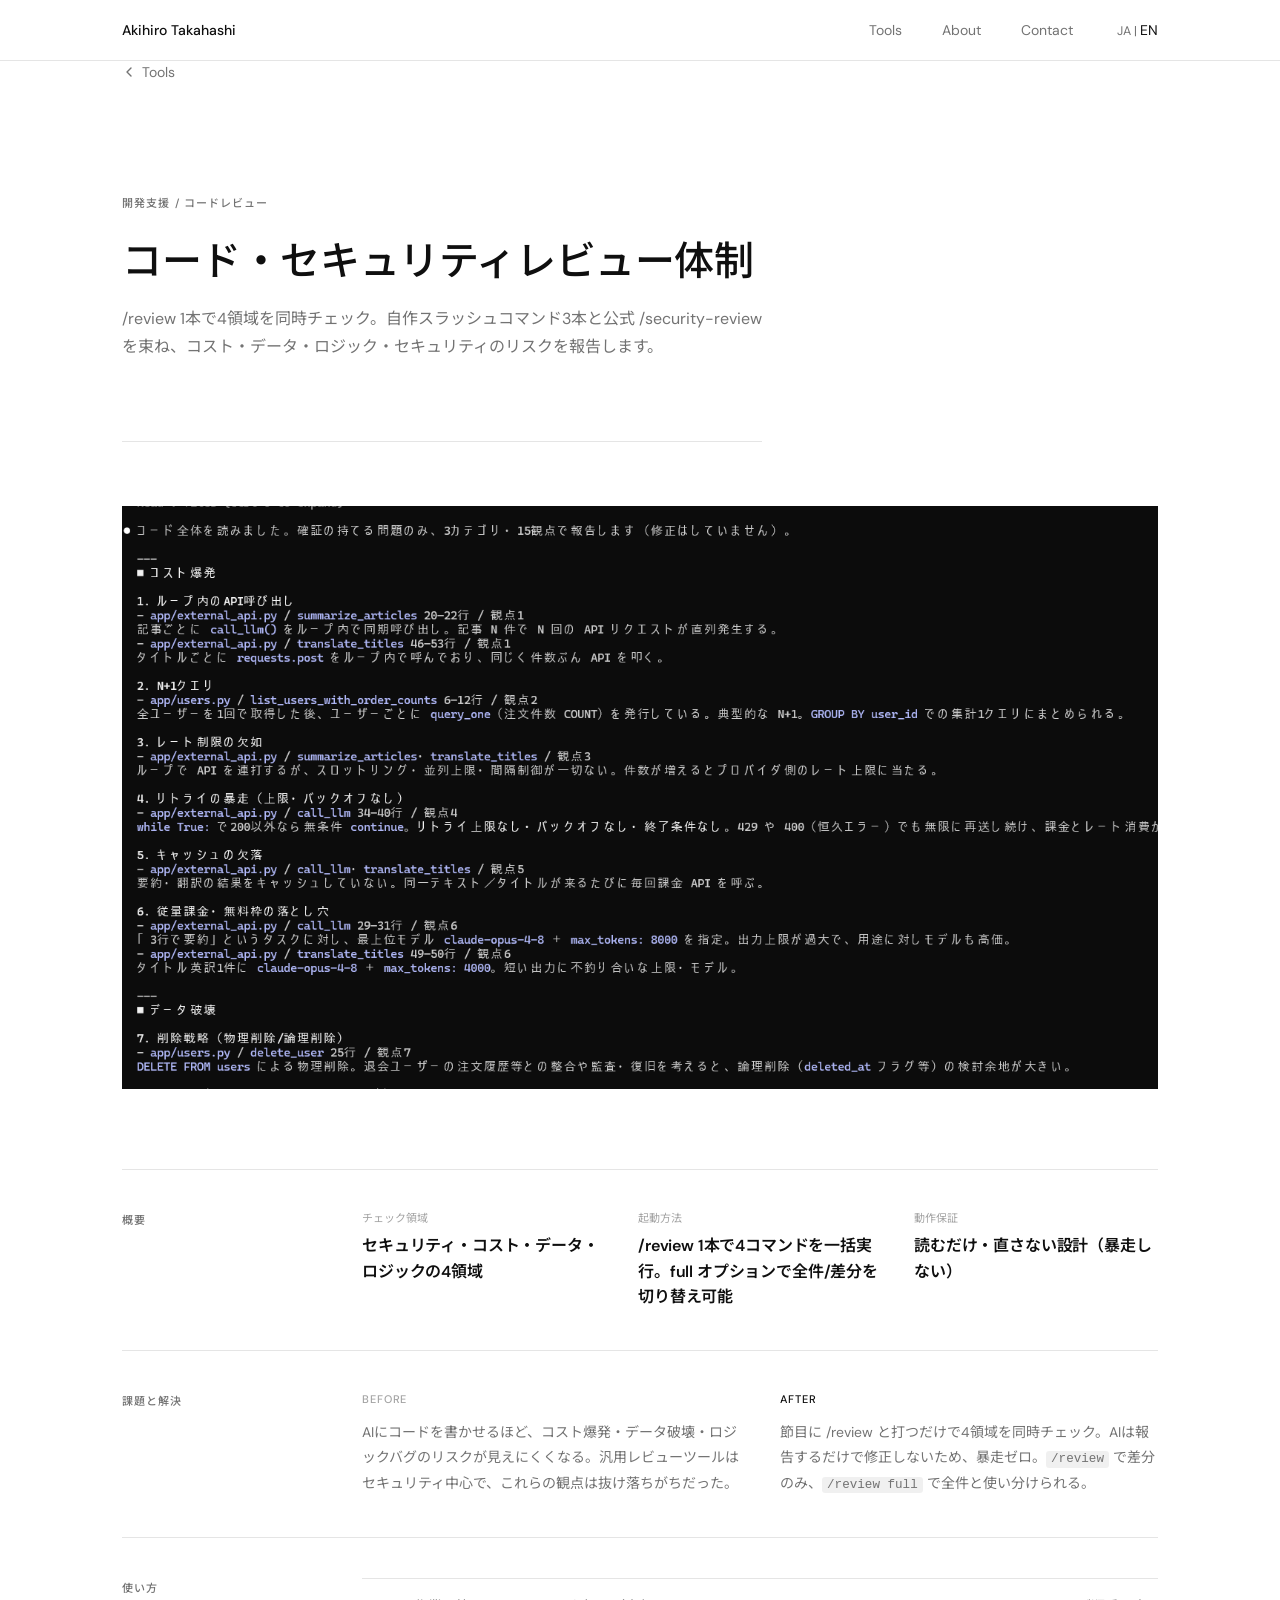
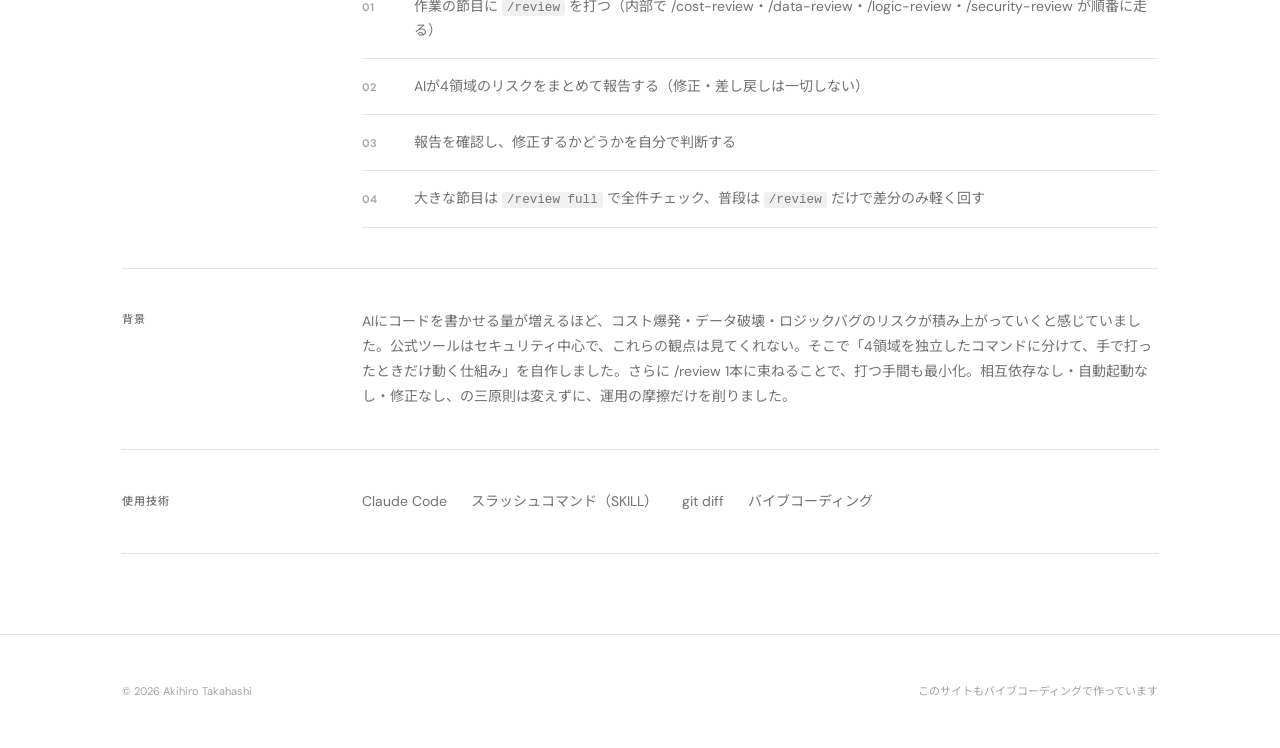
<file: tools/tool-code-review.html>
<!DOCTYPE html>
<html lang="ja">
<head>
  <meta charset="UTF-8">
  <meta name="viewport" content="width=device-width, initial-scale=1.0">
  <title>コード・セキュリティレビュー体制</title>
  <meta name="description" content="/review 1本で4領域を同時チェック。自作スラッシュコマンドと公式 /security-review を束ねた、暴走しないレビュー体制。">
  <link rel="preconnect" href="https://fonts.googleapis.com">
  <link rel="preconnect" href="https://fonts.gstatic.com" crossorigin>
  <link href="https://fonts.googleapis.com/css2?family=DM+Sans:ital,opsz,wght@0,9..40,300;0,9..40,400;0,9..40,500;0,9..40,600;0,9..40,700&family=Noto+Sans+JP:wght@300;400;500;700&display=swap" rel="stylesheet">
  <link rel="stylesheet" href="../css/style.css">
  <style>
    code {
      font-family: 'DM Mono', 'Fira Mono', 'Courier New', monospace;
      font-size: 0.9em;
      background: rgba(0,0,0,0.06);
      padding: 0.1em 0.4em;
      border-radius: 3px;
    }
  </style>
</head>
<body>

  <header class="site-header">
    <div class="site-header__inner">
      <a class="site-header__logo" href="../index.html">Akihiro Takahashi</a>
      <nav class="site-nav">
        <a href="../index.html#tools">Tools</a>
        <a href="../about.html">About</a>
        <a href="../contact.html">Contact</a>
        <span class="lang-switch">JA | <a href="../en/tools/tool-code-review.html">EN</a></span>
      </nav>
    </div>
  </header>

  <main>
    <div class="container">

      <a class="back-link" href="../index.html#tools">
        <svg width="14" height="14" viewBox="0 0 14 14" fill="none" aria-hidden="true">
          <path d="M9 11L5 7l4-4" stroke="currentColor" stroke-width="1.4" stroke-linecap="round" stroke-linejoin="round"/>
        </svg>
        Tools
      </a>

      <div class="tool-hero">
        <p class="tool-hero__category">開発支援 / コードレビュー</p>
        <h1 class="tool-hero__title">コード・セキュリティレビュー体制</h1>
        <p class="tool-hero__desc">/review 1本で4領域を同時チェック。自作スラッシュコマンド3本と公式 /security-review を束ね、コスト・データ・ロジック・セキュリティのリスクを報告します。</p>
      </div>

      <div class="demo-wrap">
        <div class="demo-area" style="padding:0;overflow:hidden;">
          <img src="../images/review-demo.png" alt="コード・セキュリティレビュー体制 デモ画面" style="width:100%;height:100%;object-fit:cover;display:block;">
        </div>
      </div>

      <div class="tool-content">

        <div class="tool-section">
          <p class="tool-section__label">概要</p>
          <div class="point-list">
            <div class="point-item">
              <p class="point-item__label">チェック領域</p>
              <p class="point-item__value">セキュリティ・コスト・データ・ロジックの4領域</p>
            </div>
            <div class="point-item">
              <p class="point-item__label">起動方法</p>
              <p class="point-item__value">/review 1本で4コマンドを一括実行。full オプションで全件/差分を切り替え可能</p>
            </div>
            <div class="point-item">
              <p class="point-item__label">動作保証</p>
              <p class="point-item__value">読むだけ・直さない設計（暴走しない）</p>
            </div>
          </div>
        </div>

        <div class="tool-section">
          <p class="tool-section__label">課題と解決</p>
          <div class="before-after">
            <div class="ba-box ba-box--before">
              <p class="ba-box__label">Before</p>
              <p class="ba-box__text">AIにコードを書かせるほど、コスト爆発・データ破壊・ロジックバグのリスクが見えにくくなる。汎用レビューツールはセキュリティ中心で、これらの観点は抜け落ちがちだった。</p>
            </div>
            <div class="ba-box ba-box--after">
              <p class="ba-box__label">After</p>
              <p class="ba-box__text">節目に /review と打つだけで4領域を同時チェック。AIは報告するだけで修正しないため、暴走ゼロ。<code>/review</code> で差分のみ、<code>/review full</code> で全件と使い分けられる。</p>
            </div>
          </div>
        </div>

        <div class="tool-section">
          <p class="tool-section__label">使い方</p>
          <div class="steps-list">
            <div class="step-item">
              <span class="step-item__num">01</span>
              <span class="step-item__text">作業の節目に <code>/review</code> を打つ（内部で /cost-review・/data-review・/logic-review・/security-review が順番に走る）</span>
            </div>
            <div class="step-item">
              <span class="step-item__num">02</span>
              <span class="step-item__text">AIが4領域のリスクをまとめて報告する（修正・差し戻しは一切しない）</span>
            </div>
            <div class="step-item">
              <span class="step-item__num">03</span>
              <span class="step-item__text">報告を確認し、修正するかどうかを自分で判断する</span>
            </div>
            <div class="step-item">
              <span class="step-item__num">04</span>
              <span class="step-item__text">大きな節目は <code>/review full</code> で全件チェック、普段は <code>/review</code> だけで差分のみ軽く回す</span>
            </div>
          </div>
        </div>

        <div class="tool-section">
          <p class="tool-section__label">背景</p>
          <p class="tool-section__body">AIにコードを書かせる量が増えるほど、コスト爆発・データ破壊・ロジックバグのリスクが積み上がっていくと感じていました。公式ツールはセキュリティ中心で、これらの観点は見てくれない。そこで「4領域を独立したコマンドに分けて、手で打ったときだけ動く仕組み」を自作しました。さらに /review 1本に束ねることで、打つ手間も最小化。相互依存なし・自動起動なし・修正なし、の三原則は変えずに、運用の摩擦だけを削りました。</p>
        </div>

        <div class="tool-section">
          <p class="tool-section__label">使用技術</p>
          <div class="tech-list">
            <span class="tech-list__item">Claude Code</span>
            <span class="tech-list__item">スラッシュコマンド（SKILL）</span>
            <span class="tech-list__item">git diff</span>
            <span class="tech-list__item">バイブコーディング</span>
          </div>
        </div>

      </div>

    </div>
  </main>

  <footer class="site-footer">
    <div class="container">
      <div class="site-footer__inner">
        <p class="site-footer__copy">© <span id="copy-year"></span> Akihiro Takahashi</p>
        <p class="site-footer__note">このサイトもバイブコーディングで作っています</p>
      </div>
    </div>
  </footer>

  <script>
    document.getElementById('copy-year').textContent = new Date().getFullYear();

    var playBtn = document.getElementById('play-btn');
    var thumb   = document.getElementById('demo-thumb');
    var video   = document.getElementById('demo-video');
    if (playBtn) {
      playBtn.addEventListener('click', function () {
        thumb.style.display = 'none';
        video.style.display = 'block';
        video.play();
      });
    }
  </script>

</body>
</html>
</file>
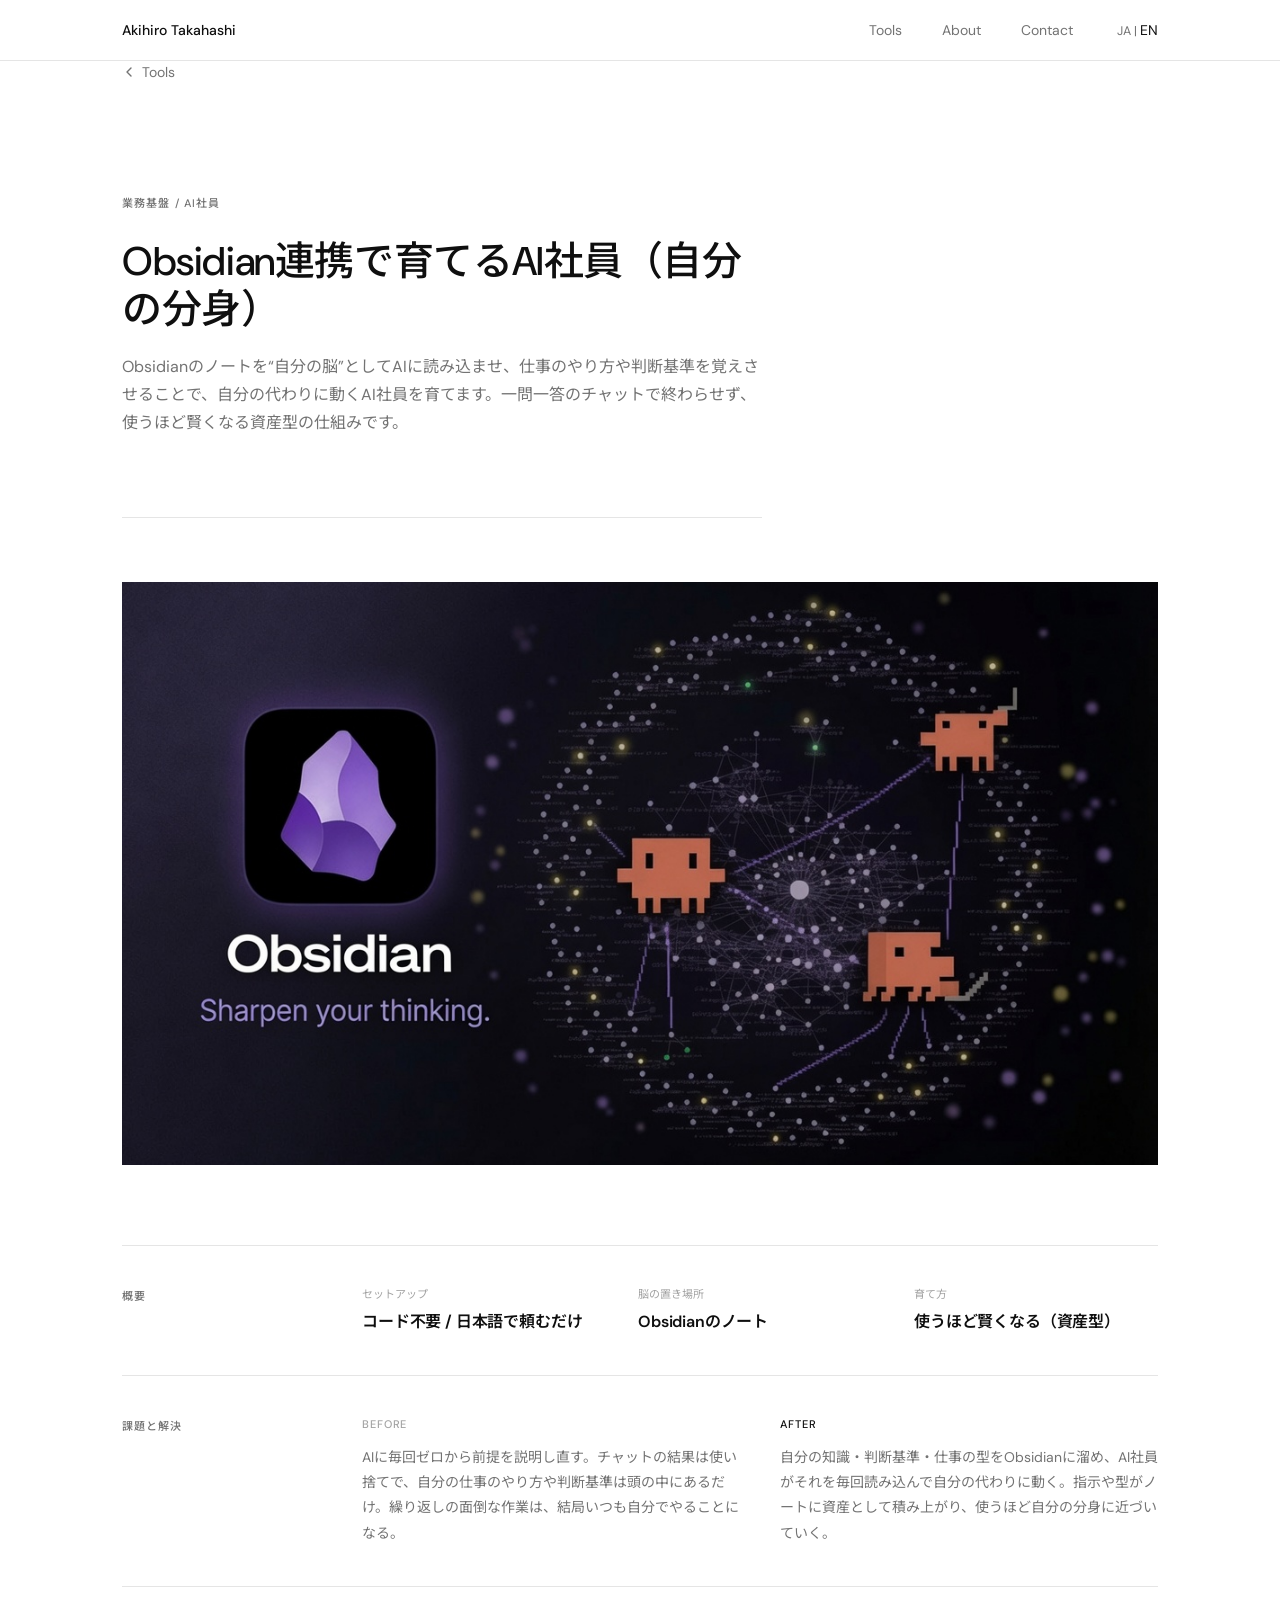
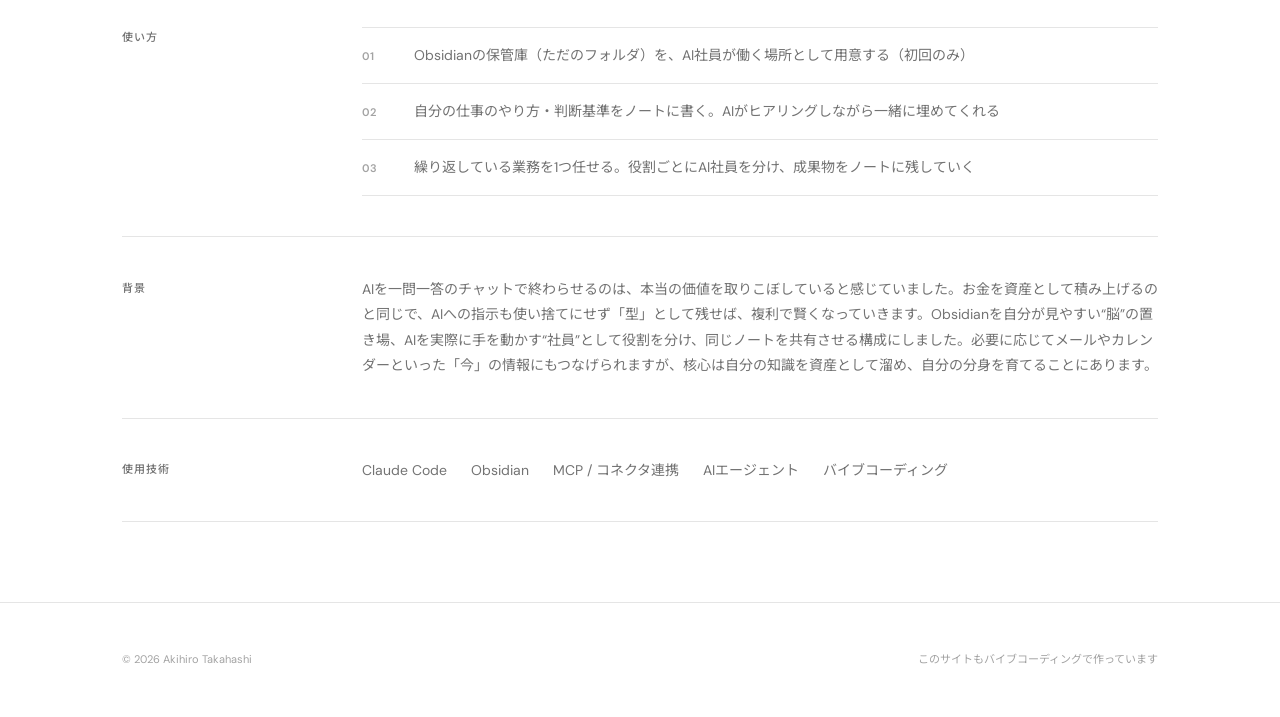
<file: tools/tool-obsidian-gmail.html>
<!DOCTYPE html>
<html lang="ja">
<head>
  <meta charset="UTF-8">
  <meta name="viewport" content="width=device-width, initial-scale=1.0">
  <title>Obsidian連携で育てるAI社員（自分の分身）</title>
  <meta name="description" content="Obsidianのノートを“自分の脳”としてAIに読み込ませ、仕事のやり方や判断基準を覚えさせることで、自分の代わりに動くAI社員を育てます。使うほど賢くなる、資産型の仕組み。">
  <link rel="preconnect" href="https://fonts.googleapis.com">
  <link rel="preconnect" href="https://fonts.gstatic.com" crossorigin>
  <link href="https://fonts.googleapis.com/css2?family=DM+Sans:ital,opsz,wght@0,9..40,300;0,9..40,400;0,9..40,500;0,9..40,600;0,9..40,700&family=Noto+Sans+JP:wght@300;400;500;700&display=swap" rel="stylesheet">
  <link rel="stylesheet" href="../css/style.css">
</head>
<body>

  <header class="site-header">
    <div class="site-header__inner">
      <a class="site-header__logo" href="../index.html">Akihiro Takahashi</a>
      <nav class="site-nav">
        <a href="../index.html#tools">Tools</a>
        <a href="../about.html">About</a>
        <a href="../contact.html">Contact</a>
        <span class="lang-switch">JA | <a href="../en/tools/tool-obsidian-gmail.html">EN</a></span>
      </nav>
    </div>
  </header>

  <main>
    <div class="container">

      <a class="back-link" href="../index.html#tools">
        <svg width="14" height="14" viewBox="0 0 14 14" fill="none" aria-hidden="true">
          <path d="M9 11L5 7l4-4" stroke="currentColor" stroke-width="1.4" stroke-linecap="round" stroke-linejoin="round"/>
        </svg>
        Tools
      </a>

      <div class="tool-hero">
        <p class="tool-hero__category">業務基盤 / AI社員</p>
        <h1 class="tool-hero__title">Obsidian連携で育てるAI社員（自分の分身）</h1>
        <p class="tool-hero__desc">Obsidianのノートを“自分の脳”としてAIに読み込ませ、仕事のやり方や判断基準を覚えさせることで、自分の代わりに動くAI社員を育てます。一問一答のチャットで終わらせず、使うほど賢くなる資産型の仕組みです。</p>
      </div>

      <div class="demo-wrap">
        <div class="demo-area" style="padding:0;display:flex;justify-content:center;align-items:center;height:auto;">
          <img src="../images/obsidian-ai-demo.jpg" alt="Obsidian連携AI社員 デモ画面" style="max-width:100%;height:auto;display:block;">
        </div>
      </div>

      <div class="tool-content">

        <div class="tool-section">
          <p class="tool-section__label">概要</p>
          <div class="point-list">
            <div class="point-item">
              <p class="point-item__label">セットアップ</p>
              <p class="point-item__value">コード不要 / 日本語で頼むだけ</p>
            </div>
            <div class="point-item">
              <p class="point-item__label">脳の置き場所</p>
              <p class="point-item__value">Obsidianのノート</p>
            </div>
            <div class="point-item">
              <p class="point-item__label">育て方</p>
              <p class="point-item__value">使うほど賢くなる（資産型）</p>
            </div>
          </div>
        </div>

        <div class="tool-section">
          <p class="tool-section__label">課題と解決</p>
          <div class="before-after">
            <div class="ba-box ba-box--before">
              <p class="ba-box__label">Before</p>
              <p class="ba-box__text">AIに毎回ゼロから前提を説明し直す。チャットの結果は使い捨てで、自分の仕事のやり方や判断基準は頭の中にあるだけ。繰り返しの面倒な作業は、結局いつも自分でやることになる。</p>
            </div>
            <div class="ba-box ba-box--after">
              <p class="ba-box__label">After</p>
              <p class="ba-box__text">自分の知識・判断基準・仕事の型をObsidianに溜め、AI社員がそれを毎回読み込んで自分の代わりに動く。指示や型がノートに資産として積み上がり、使うほど自分の分身に近づいていく。</p>
            </div>
          </div>
        </div>

        <div class="tool-section">
          <p class="tool-section__label">使い方</p>
          <div class="steps-list">
            <div class="step-item">
              <span class="step-item__num">01</span>
              <span class="step-item__text">Obsidianの保管庫（ただのフォルダ）を、AI社員が働く場所として用意する（初回のみ）</span>
            </div>
            <div class="step-item">
              <span class="step-item__num">02</span>
              <span class="step-item__text">自分の仕事のやり方・判断基準をノートに書く。AIがヒアリングしながら一緒に埋めてくれる</span>
            </div>
            <div class="step-item">
              <span class="step-item__num">03</span>
              <span class="step-item__text">繰り返している業務を1つ任せる。役割ごとにAI社員を分け、成果物をノートに残していく</span>
            </div>
          </div>
        </div>

        <div class="tool-section">
          <p class="tool-section__label">背景</p>
          <p class="tool-section__body">AIを一問一答のチャットで終わらせるのは、本当の価値を取りこぼしていると感じていました。お金を資産として積み上げるのと同じで、AIへの指示も使い捨てにせず「型」として残せば、複利で賢くなっていきます。Obsidianを自分が見やすい“脳”の置き場、AIを実際に手を動かす“社員”として役割を分け、同じノートを共有させる構成にしました。必要に応じてメールやカレンダーといった「今」の情報にもつなげられますが、核心は自分の知識を資産として溜め、自分の分身を育てることにあります。</p>
        </div>

        <div class="tool-section">
          <p class="tool-section__label">使用技術</p>
          <div class="tech-list">
            <span class="tech-list__item">Claude Code</span>
            <span class="tech-list__item">Obsidian</span>
            <span class="tech-list__item">MCP / コネクタ連携</span>
            <span class="tech-list__item">AIエージェント</span>
            <span class="tech-list__item">バイブコーディング</span>
          </div>
        </div>

      </div>

    </div>
  </main>

  <footer class="site-footer">
    <div class="container">
      <div class="site-footer__inner">
        <p class="site-footer__copy">© <span id="copy-year"></span> Akihiro Takahashi</p>
        <p class="site-footer__note">このサイトもバイブコーディングで作っています</p>
      </div>
    </div>
  </footer>

  <script>
    document.getElementById('copy-year').textContent = new Date().getFullYear();

    var playBtn = document.getElementById('play-btn');
    var thumb   = document.getElementById('demo-thumb');
    var video   = document.getElementById('demo-video');
    if (playBtn) {
      playBtn.addEventListener('click', function () {
        thumb.style.display = 'none';
        video.style.display = 'block';
        video.play();
      });
    }
  </script>

</body>
</html>
</file>
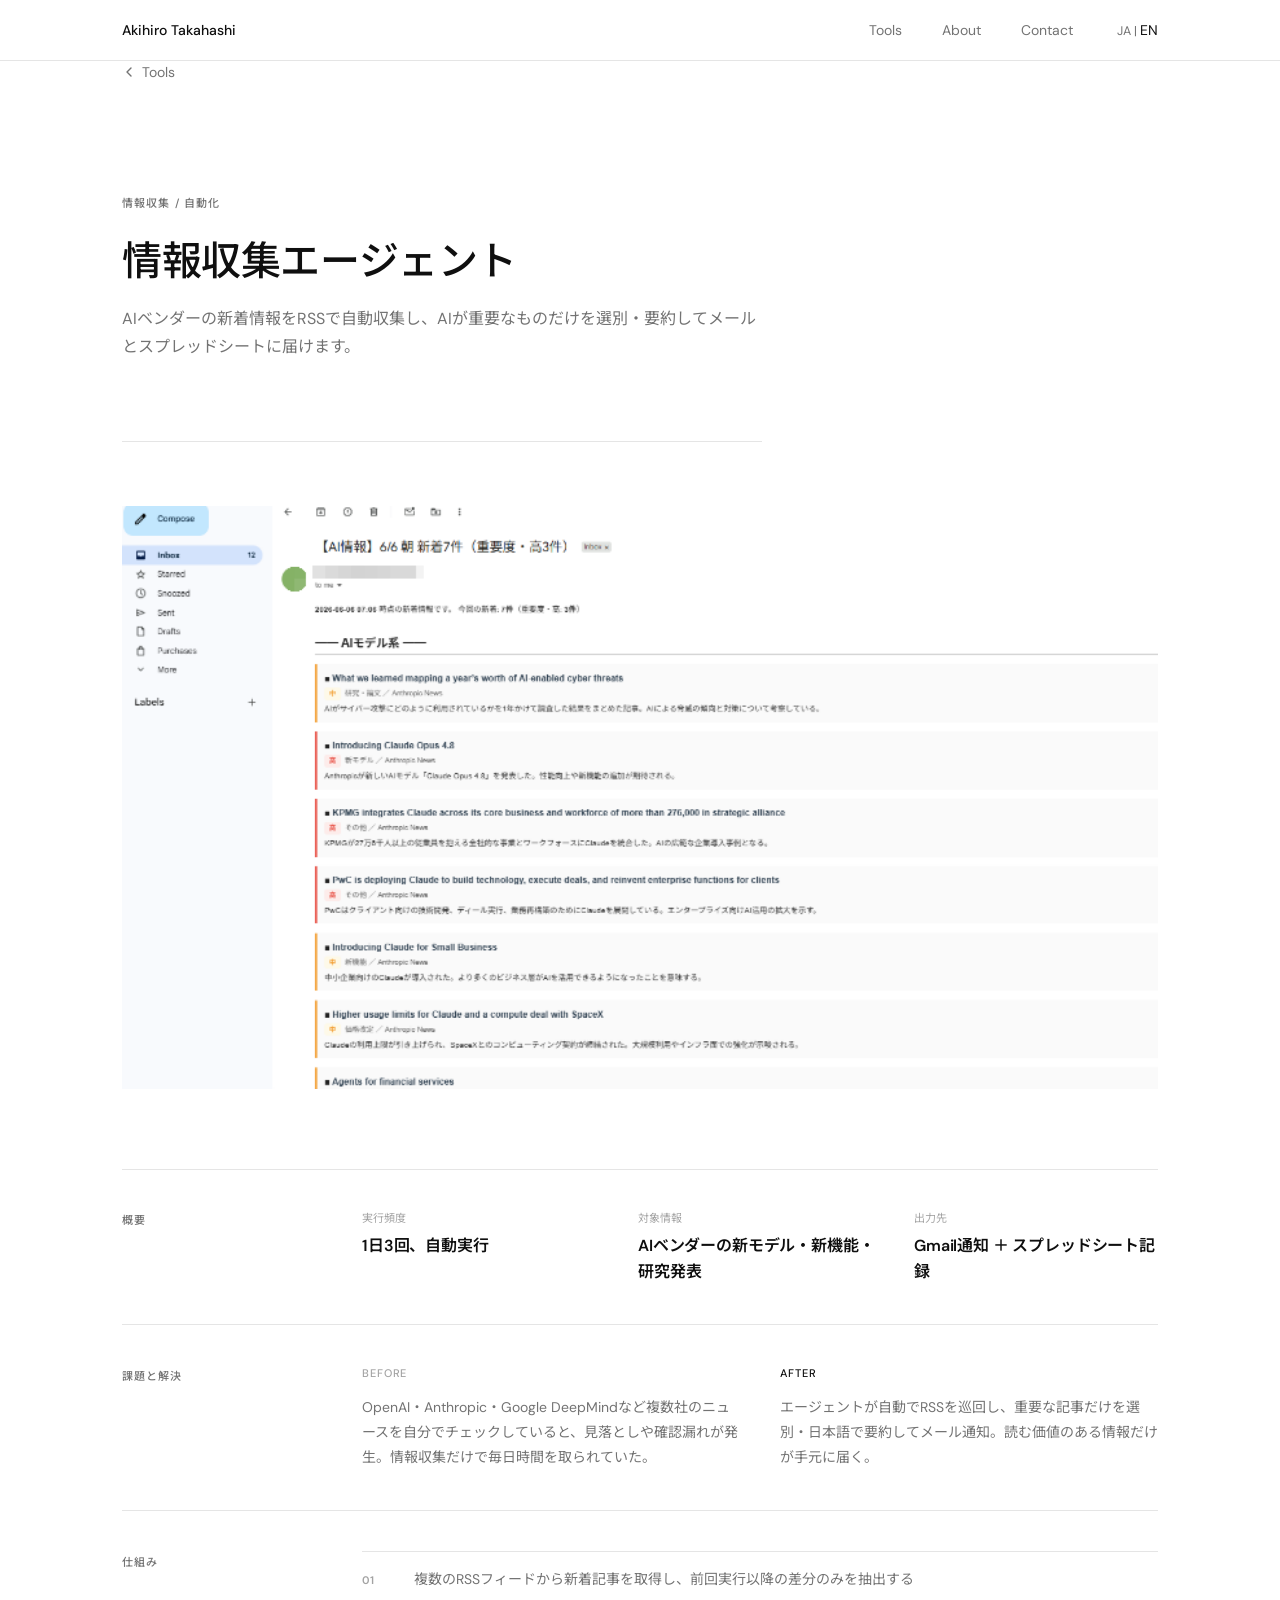
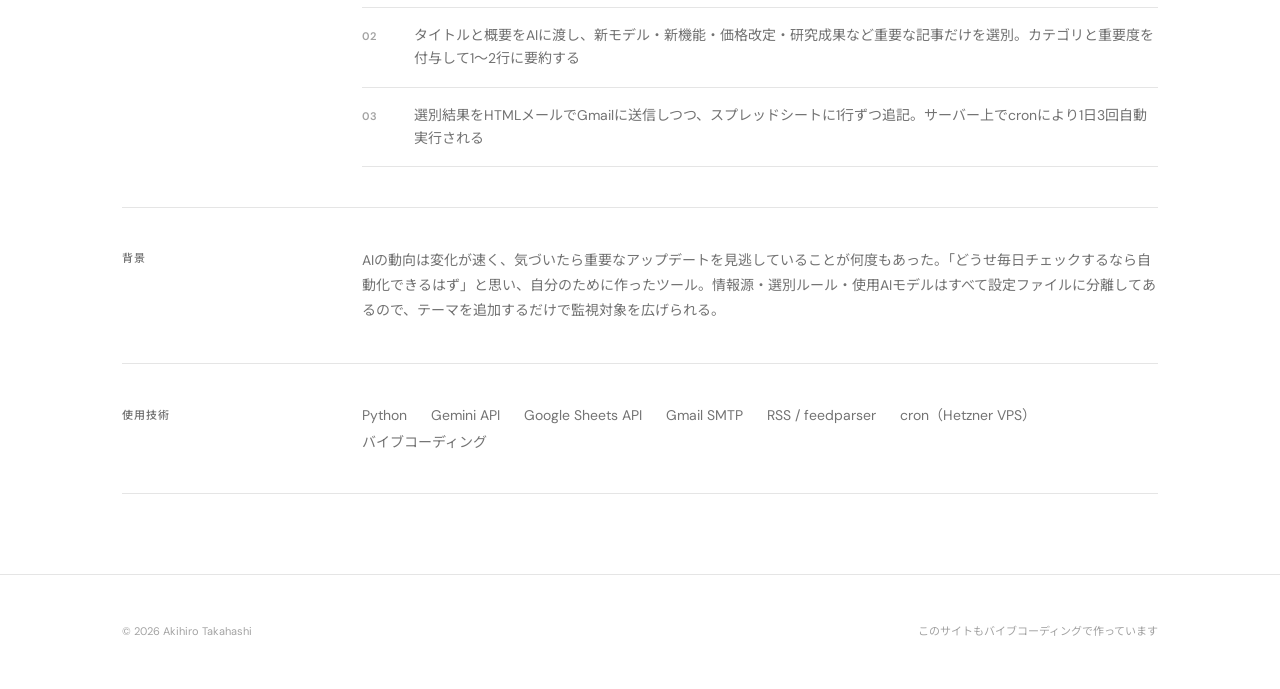
<file: tools/tool-osint-agent.html>
<!DOCTYPE html>
<html lang="ja">
<head>
  <meta charset="UTF-8">
  <meta name="viewport" content="width=device-width, initial-scale=1.0">
  <title>情報収集エージェント</title>
  <meta name="description" content="AIベンダーの新着情報を自動で収集し、要約してメール通知とスプレッドシートに記録します。">
  <link rel="preconnect" href="https://fonts.googleapis.com">
  <link rel="preconnect" href="https://fonts.gstatic.com" crossorigin>
  <link href="https://fonts.googleapis.com/css2?family=DM+Sans:ital,opsz,wght@0,9..40,300;0,9..40,400;0,9..40,500;0,9..40,600;0,9..40,700&family=Noto+Sans+JP:wght@300;400;500;700&display=swap" rel="stylesheet">
  <link rel="stylesheet" href="../css/style.css">
</head>
<body>

  <header class="site-header">
    <div class="site-header__inner">
      <a class="site-header__logo" href="../index.html">Akihiro Takahashi</a>
      <nav class="site-nav">
        <a href="../index.html#tools">Tools</a>
        <a href="../about.html">About</a>
        <a href="../contact.html">Contact</a>
        <span class="lang-switch">JA | <a href="../en/tools/tool-osint-agent.html">EN</a></span>
      </nav>
    </div>
  </header>

  <main>
    <div class="container">

      <a class="back-link" href="../index.html#tools">
        <svg width="14" height="14" viewBox="0 0 14 14" fill="none" aria-hidden="true">
          <path d="M9 11L5 7l4-4" stroke="currentColor" stroke-width="1.4" stroke-linecap="round" stroke-linejoin="round"/>
        </svg>
        Tools
      </a>

      <div class="tool-hero">
        <p class="tool-hero__category">情報収集 / 自動化</p>
        <h1 class="tool-hero__title">情報収集エージェント</h1>
        <p class="tool-hero__desc">AIベンダーの新着情報をRSSで自動収集し、AIが重要なものだけを選別・要約してメールとスプレッドシートに届けます。</p>
      </div>

      <div class="demo-wrap">
        <div class="demo-area">
          <img src="../images/mosaic_image__1_.png" alt="情報収集エージェント 出力サンプル" style="width:100%;height:100%;object-fit:cover;display:block;">
        </div>
      </div>

      <div class="tool-content">

        <div class="tool-section">
          <p class="tool-section__label">概要</p>
          <div class="point-list">
            <div class="point-item">
              <p class="point-item__label">実行頻度</p>
              <p class="point-item__value">1日3回、自動実行</p>
            </div>
            <div class="point-item">
              <p class="point-item__label">対象情報</p>
              <p class="point-item__value">AIベンダーの新モデル・新機能・研究発表</p>
            </div>
            <div class="point-item">
              <p class="point-item__label">出力先</p>
              <p class="point-item__value">Gmail通知 ＋ スプレッドシート記録</p>
            </div>
          </div>
        </div>

        <div class="tool-section">
          <p class="tool-section__label">課題と解決</p>
          <div class="before-after">
            <div class="ba-box ba-box--before">
              <p class="ba-box__label">Before</p>
              <p class="ba-box__text">OpenAI・Anthropic・Google DeepMindなど複数社のニュースを自分でチェックしていると、見落としや確認漏れが発生。情報収集だけで毎日時間を取られていた。</p>
            </div>
            <div class="ba-box ba-box--after">
              <p class="ba-box__label">After</p>
              <p class="ba-box__text">エージェントが自動でRSSを巡回し、重要な記事だけを選別・日本語で要約してメール通知。読む価値のある情報だけが手元に届く。</p>
            </div>
          </div>
        </div>

        <div class="tool-section">
          <p class="tool-section__label">仕組み</p>
          <div class="steps-list">
            <div class="step-item">
              <span class="step-item__num">01</span>
              <span class="step-item__text">複数のRSSフィードから新着記事を取得し、前回実行以降の差分のみを抽出する</span>
            </div>
            <div class="step-item">
              <span class="step-item__num">02</span>
              <span class="step-item__text">タイトルと概要をAIに渡し、新モデル・新機能・価格改定・研究成果など重要な記事だけを選別。カテゴリと重要度を付与して1〜2行に要約する</span>
            </div>
            <div class="step-item">
              <span class="step-item__num">03</span>
              <span class="step-item__text">選別結果をHTMLメールでGmailに送信しつつ、スプレッドシートに1行ずつ追記。サーバー上でcronにより1日3回自動実行される</span>
            </div>
          </div>
        </div>

        <div class="tool-section">
          <p class="tool-section__label">背景</p>
          <p class="tool-section__body">AIの動向は変化が速く、気づいたら重要なアップデートを見逃していることが何度もあった。「どうせ毎日チェックするなら自動化できるはず」と思い、自分のために作ったツール。情報源・選別ルール・使用AIモデルはすべて設定ファイルに分離してあるので、テーマを追加するだけで監視対象を広げられる。</p>
        </div>

        <div class="tool-section">
          <p class="tool-section__label">使用技術</p>
          <div class="tech-list">
            <span class="tech-list__item">Python</span>
            <span class="tech-list__item">Gemini API</span>
            <span class="tech-list__item">Google Sheets API</span>
            <span class="tech-list__item">Gmail SMTP</span>
            <span class="tech-list__item">RSS / feedparser</span>
            <span class="tech-list__item">cron（Hetzner VPS）</span>
            <span class="tech-list__item">バイブコーディング</span>
          </div>
        </div>

      </div>

    </div>
  </main>

  <footer class="site-footer">
    <div class="container">
      <div class="site-footer__inner">
        <p class="site-footer__copy">© <span id="copy-year"></span> Akihiro Takahashi</p>
        <p class="site-footer__note">このサイトもバイブコーディングで作っています</p>
      </div>
    </div>
  </footer>

  <script>
    document.getElementById('copy-year').textContent = new Date().getFullYear();

    var playBtn = document.getElementById('play-btn');
    var thumb   = document.getElementById('demo-thumb');
    var video   = document.getElementById('demo-video');
    if (playBtn) {
      playBtn.addEventListener('click', function () {
        thumb.style.display = 'none';
        video.style.display = 'block';
        video.play();
      });
    }
  </script>

</body>
</html>
</file>
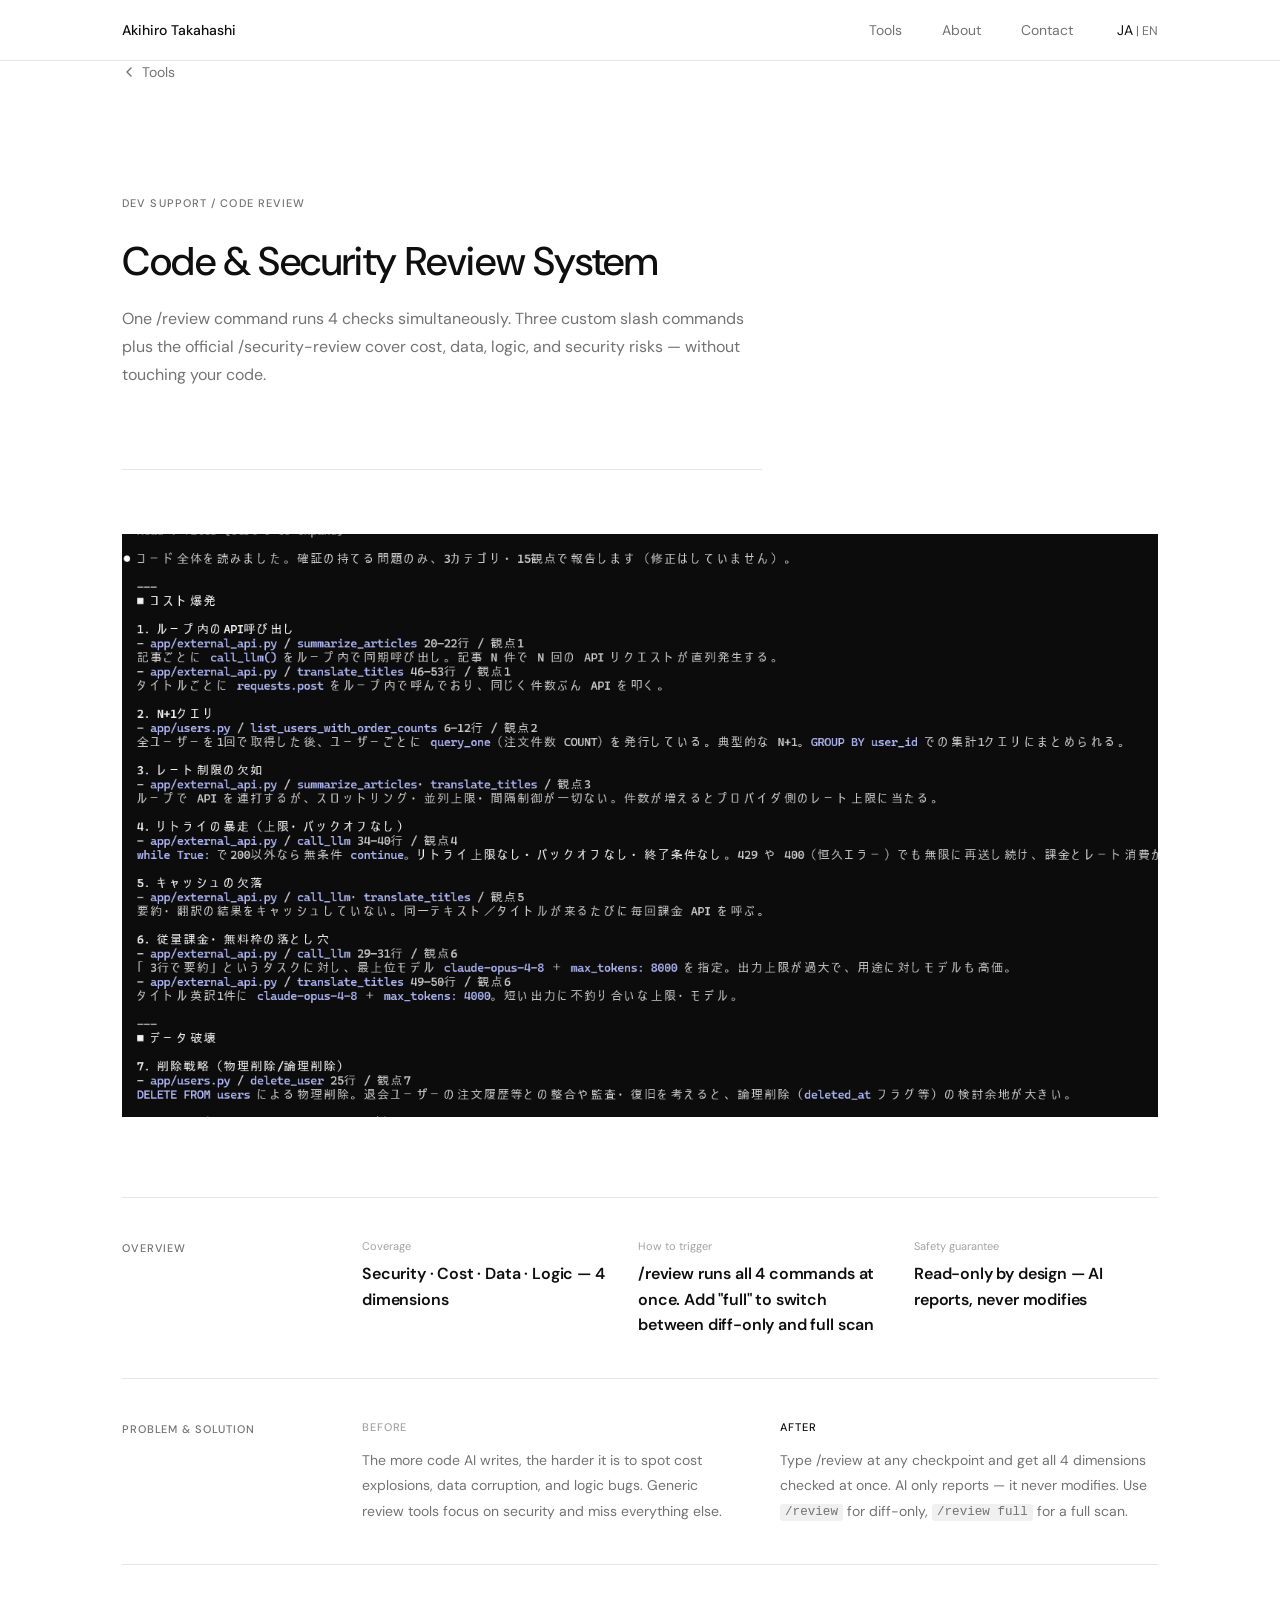
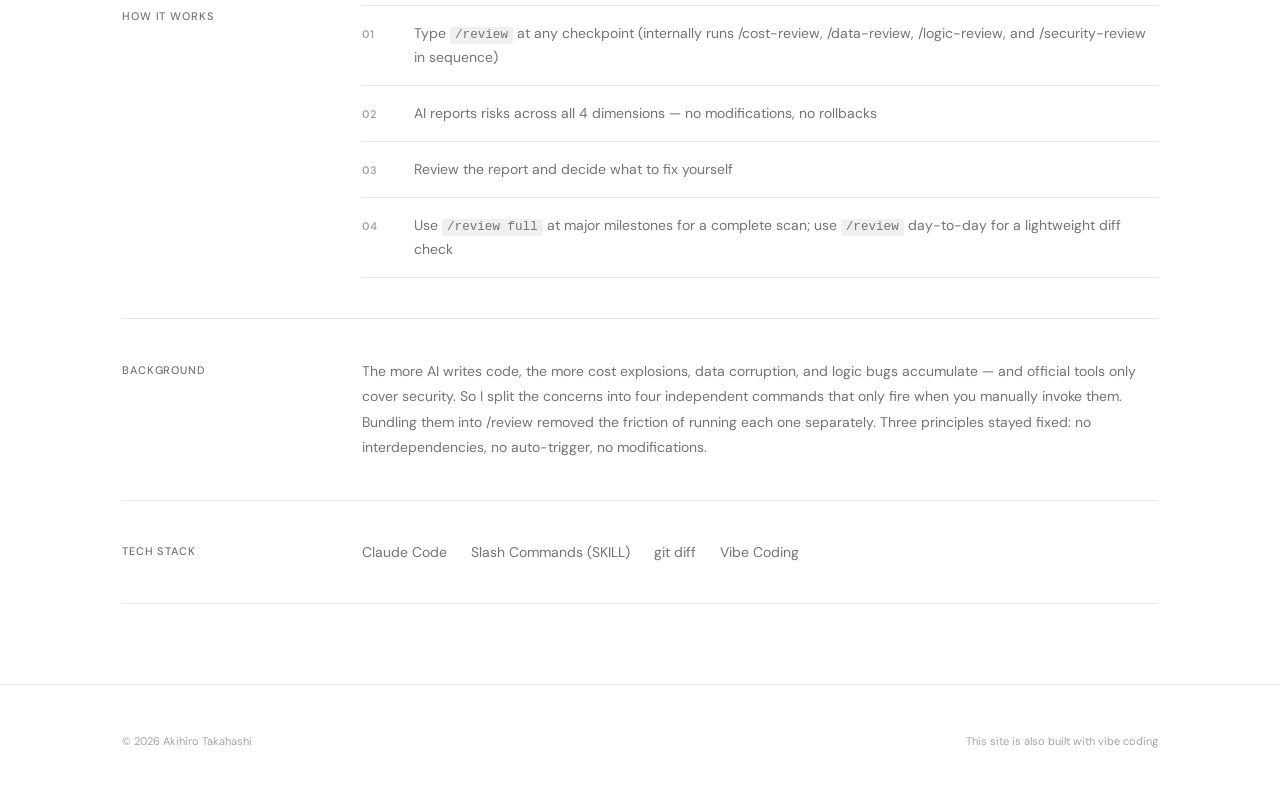
<file: en/tools/tool-code-review.html>
<!DOCTYPE html>
<html lang="en">
<head>
  <meta charset="UTF-8">
  <meta name="viewport" content="width=device-width, initial-scale=1.0">
  <title>Code & Security Review System</title>
  <meta name="description" content="One /review command checks 4 dimensions — security, cost, data, and logic — without making any changes.">
  <link rel="preconnect" href="https://fonts.googleapis.com">
  <link rel="preconnect" href="https://fonts.gstatic.com" crossorigin>
  <link href="https://fonts.googleapis.com/css2?family=DM+Sans:ital,opsz,wght@0,9..40,300;0,9..40,400;0,9..40,500;0,9..40,600;0,9..40,700&family=Noto+Sans+JP:wght@300;400;500;700&display=swap" rel="stylesheet">
  <link rel="stylesheet" href="../../css/style.css">
  <style>
    code {
      font-family: 'DM Mono', 'Fira Mono', 'Courier New', monospace;
      font-size: 0.9em;
      background: rgba(0,0,0,0.06);
      padding: 0.1em 0.4em;
      border-radius: 3px;
    }
  </style>
</head>
<body>

  <header class="site-header">
    <div class="site-header__inner">
      <a class="site-header__logo" href="../index.html">Akihiro Takahashi</a>
      <nav class="site-nav">
        <a href="../index.html#tools">Tools</a>
        <a href="../../about.html">About</a>
        <a href="../../contact.html">Contact</a>
        <span class="lang-switch"><a href="../../tools/tool-code-review.html">JA</a> | EN</span>
      </nav>
    </div>
  </header>

  <main>
    <div class="container">

      <a class="back-link" href="../index.html#tools">
        <svg width="14" height="14" viewBox="0 0 14 14" fill="none" aria-hidden="true">
          <path d="M9 11L5 7l4-4" stroke="currentColor" stroke-width="1.4" stroke-linecap="round" stroke-linejoin="round"/>
        </svg>
        Tools
      </a>

      <div class="tool-hero">
        <p class="tool-hero__category">Dev Support / Code Review</p>
        <h1 class="tool-hero__title">Code & Security Review System</h1>
        <p class="tool-hero__desc">One /review command runs 4 checks simultaneously. Three custom slash commands plus the official /security-review cover cost, data, logic, and security risks — without touching your code.</p>
      </div>

      <div class="demo-wrap">
        <div class="demo-area" style="padding:0;overflow:hidden;">
          <img src="../../images/review-demo.png" alt="Code & Security Review System demo" style="width:100%;height:100%;object-fit:cover;display:block;">
        </div>
      </div>

      <div class="tool-content">

        <div class="tool-section">
          <p class="tool-section__label">Overview</p>
          <div class="point-list">
            <div class="point-item">
              <p class="point-item__label">Coverage</p>
              <p class="point-item__value">Security · Cost · Data · Logic — 4 dimensions</p>
            </div>
            <div class="point-item">
              <p class="point-item__label">How to trigger</p>
              <p class="point-item__value">/review runs all 4 commands at once. Add "full" to switch between diff-only and full scan</p>
            </div>
            <div class="point-item">
              <p class="point-item__label">Safety guarantee</p>
              <p class="point-item__value">Read-only by design — AI reports, never modifies</p>
            </div>
          </div>
        </div>

        <div class="tool-section">
          <p class="tool-section__label">Problem & Solution</p>
          <div class="before-after">
            <div class="ba-box ba-box--before">
              <p class="ba-box__label">Before</p>
              <p class="ba-box__text">The more code AI writes, the harder it is to spot cost explosions, data corruption, and logic bugs. Generic review tools focus on security and miss everything else.</p>
            </div>
            <div class="ba-box ba-box--after">
              <p class="ba-box__label">After</p>
              <p class="ba-box__text">Type /review at any checkpoint and get all 4 dimensions checked at once. AI only reports — it never modifies. Use <code>/review</code> for diff-only, <code>/review full</code> for a full scan.</p>
            </div>
          </div>
        </div>

        <div class="tool-section">
          <p class="tool-section__label">How It Works</p>
          <div class="steps-list">
            <div class="step-item">
              <span class="step-item__num">01</span>
              <span class="step-item__text">Type <code>/review</code> at any checkpoint (internally runs /cost-review, /data-review, /logic-review, and /security-review in sequence)</span>
            </div>
            <div class="step-item">
              <span class="step-item__num">02</span>
              <span class="step-item__text">AI reports risks across all 4 dimensions — no modifications, no rollbacks</span>
            </div>
            <div class="step-item">
              <span class="step-item__num">03</span>
              <span class="step-item__text">Review the report and decide what to fix yourself</span>
            </div>
            <div class="step-item">
              <span class="step-item__num">04</span>
              <span class="step-item__text">Use <code>/review full</code> at major milestones for a complete scan; use <code>/review</code> day-to-day for a lightweight diff check</span>
            </div>
          </div>
        </div>

        <div class="tool-section">
          <p class="tool-section__label">Background</p>
          <p class="tool-section__body">The more AI writes code, the more cost explosions, data corruption, and logic bugs accumulate — and official tools only cover security. So I split the concerns into four independent commands that only fire when you manually invoke them. Bundling them into /review removed the friction of running each one separately. Three principles stayed fixed: no interdependencies, no auto-trigger, no modifications.</p>
        </div>

        <div class="tool-section">
          <p class="tool-section__label">Tech Stack</p>
          <div class="tech-list">
            <span class="tech-list__item">Claude Code</span>
            <span class="tech-list__item">Slash Commands (SKILL)</span>
            <span class="tech-list__item">git diff</span>
            <span class="tech-list__item">Vibe Coding</span>
          </div>
        </div>

      </div>

    </div>
  </main>

  <footer class="site-footer">
    <div class="container">
      <div class="site-footer__inner">
        <p class="site-footer__copy">© <span id="copy-year"></span> Akihiro Takahashi</p>
        <p class="site-footer__note">This site is also built with vibe coding</p>
      </div>
    </div>
  </footer>

  <script>
    document.getElementById('copy-year').textContent = new Date().getFullYear();
  </script>

</body>
</html>
</file>
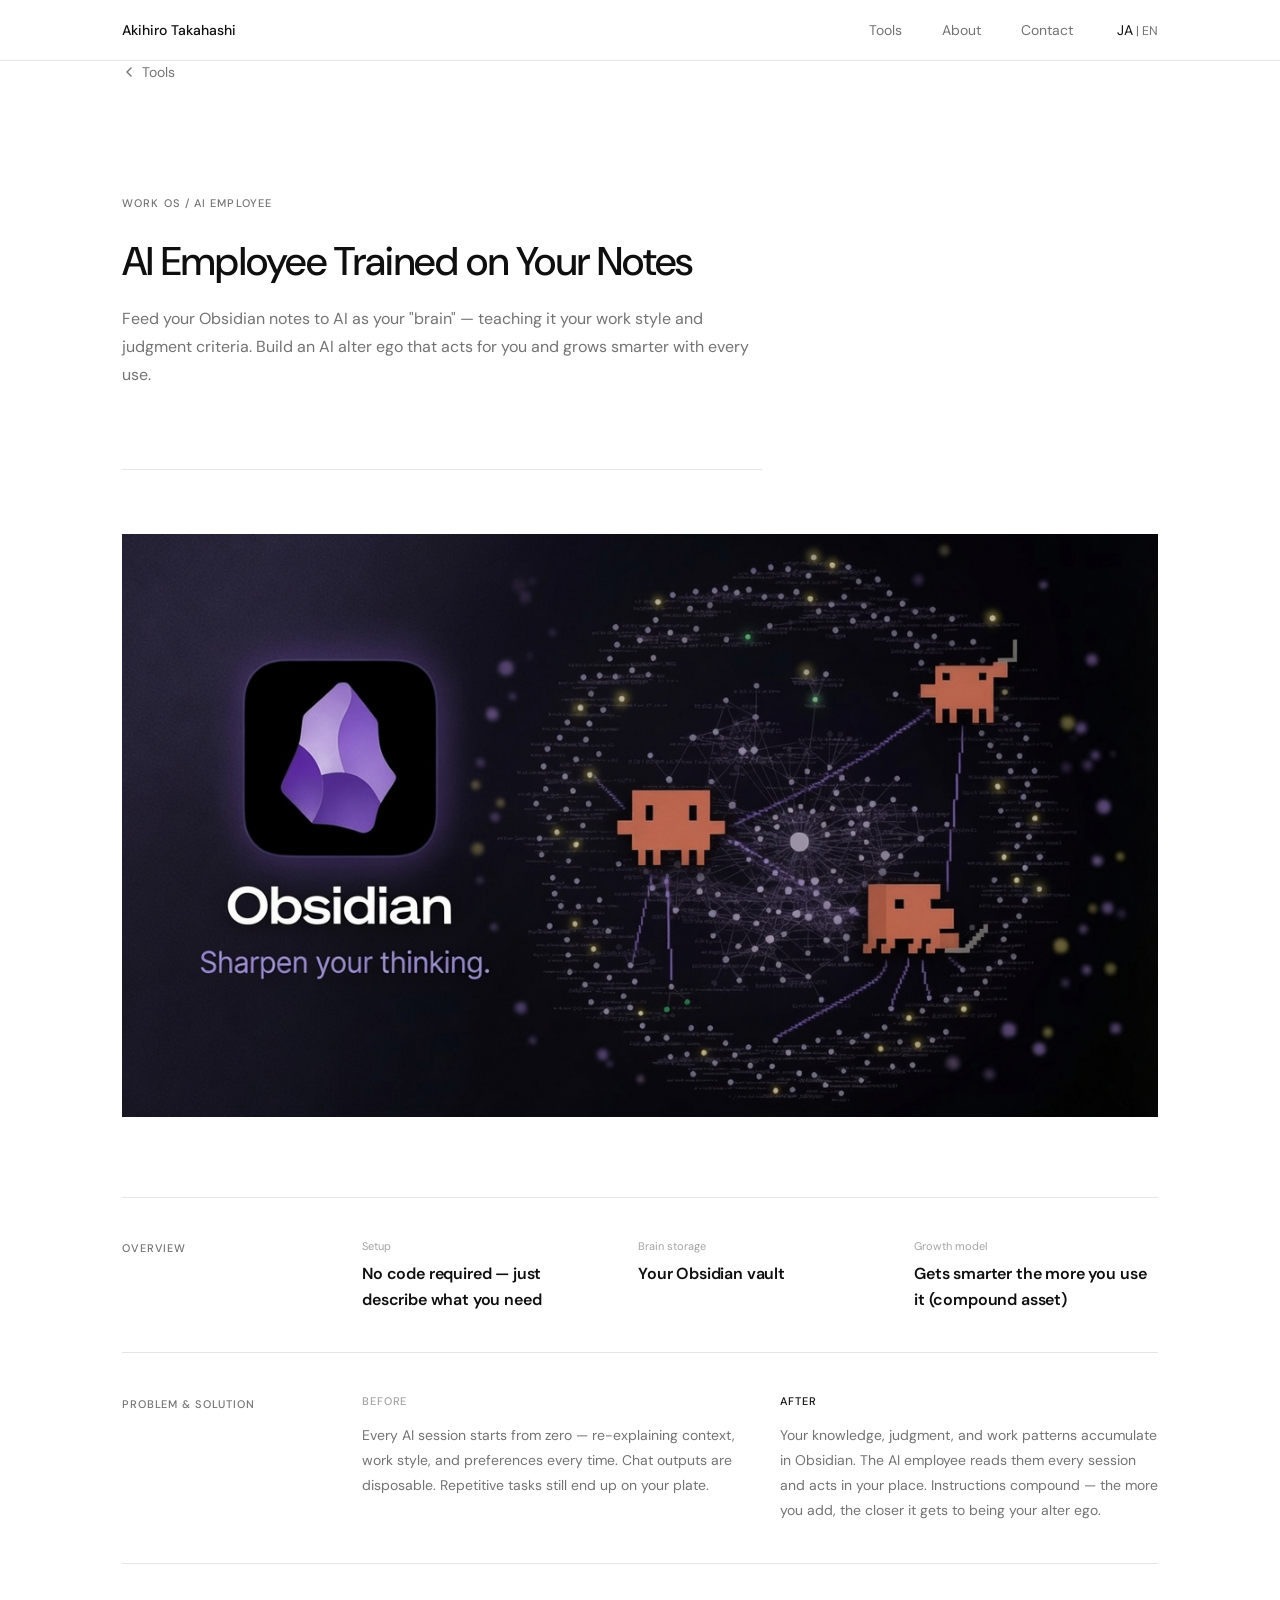
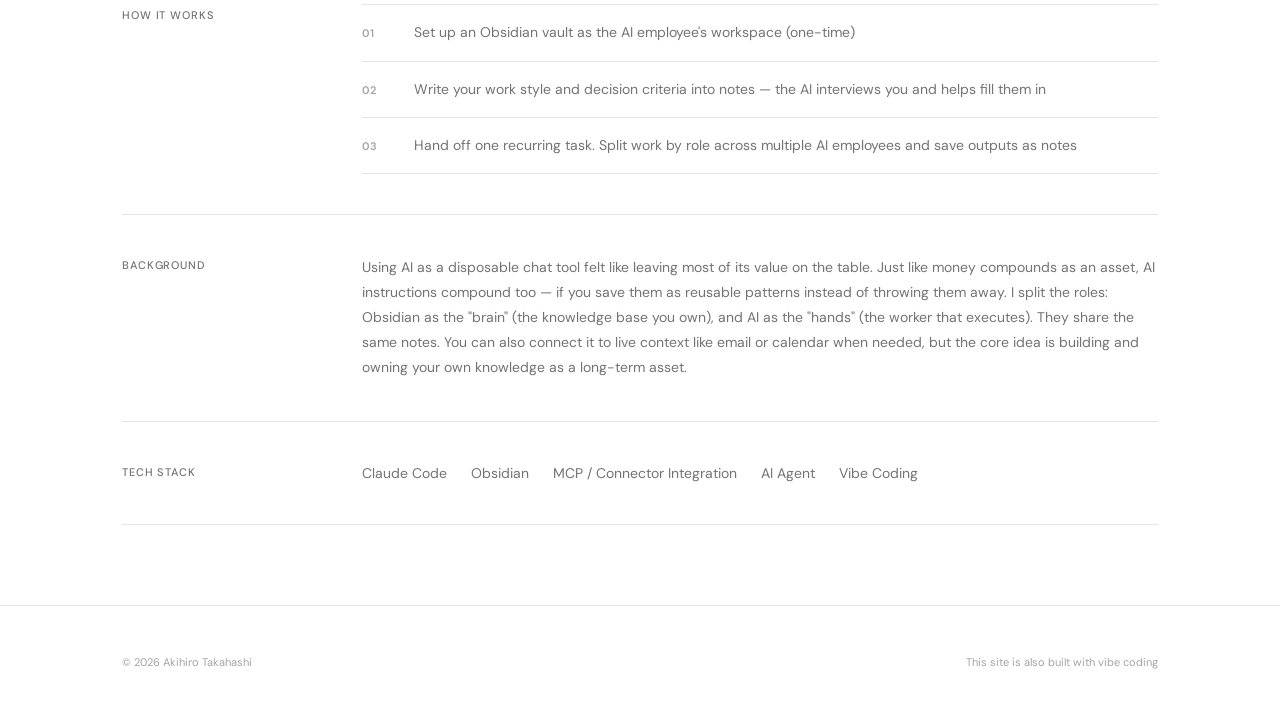
<file: en/tools/tool-obsidian-gmail.html>
<!DOCTYPE html>
<html lang="en">
<head>
  <meta charset="UTF-8">
  <meta name="viewport" content="width=device-width, initial-scale=1.0">
  <title>AI Employee Trained on Your Notes</title>
  <meta name="description" content="Feed your Obsidian notes to AI as your brain — build an AI alter ego that learns your judgment and grows smarter with use.">
  <link rel="preconnect" href="https://fonts.googleapis.com">
  <link rel="preconnect" href="https://fonts.gstatic.com" crossorigin>
  <link href="https://fonts.googleapis.com/css2?family=DM+Sans:ital,opsz,wght@0,9..40,300;0,9..40,400;0,9..40,500;0,9..40,600;0,9..40,700&family=Noto+Sans+JP:wght@300;400;500;700&display=swap" rel="stylesheet">
  <link rel="stylesheet" href="../../css/style.css">
</head>
<body>

  <header class="site-header">
    <div class="site-header__inner">
      <a class="site-header__logo" href="../index.html">Akihiro Takahashi</a>
      <nav class="site-nav">
        <a href="../index.html#tools">Tools</a>
        <a href="../../about.html">About</a>
        <a href="../../contact.html">Contact</a>
        <span class="lang-switch"><a href="../../tools/tool-obsidian-gmail.html">JA</a> | EN</span>
      </nav>
    </div>
  </header>

  <main>
    <div class="container">

      <a class="back-link" href="../index.html#tools">
        <svg width="14" height="14" viewBox="0 0 14 14" fill="none" aria-hidden="true">
          <path d="M9 11L5 7l4-4" stroke="currentColor" stroke-width="1.4" stroke-linecap="round" stroke-linejoin="round"/>
        </svg>
        Tools
      </a>

      <div class="tool-hero">
        <p class="tool-hero__category">Work OS / AI Employee</p>
        <h1 class="tool-hero__title">AI Employee Trained on Your Notes</h1>
        <p class="tool-hero__desc">Feed your Obsidian notes to AI as your "brain" — teaching it your work style and judgment criteria. Build an AI alter ego that acts for you and grows smarter with every use.</p>
      </div>

      <div class="demo-wrap">
        <div class="demo-area" style="padding:0;display:flex;justify-content:center;align-items:center;height:auto;">
          <img src="../../images/obsidian-ai-demo.jpg" alt="AI Employee demo" style="max-width:100%;height:auto;display:block;">
        </div>
      </div>

      <div class="tool-content">

        <div class="tool-section">
          <p class="tool-section__label">Overview</p>
          <div class="point-list">
            <div class="point-item">
              <p class="point-item__label">Setup</p>
              <p class="point-item__value">No code required — just describe what you need</p>
            </div>
            <div class="point-item">
              <p class="point-item__label">Brain storage</p>
              <p class="point-item__value">Your Obsidian vault</p>
            </div>
            <div class="point-item">
              <p class="point-item__label">Growth model</p>
              <p class="point-item__value">Gets smarter the more you use it (compound asset)</p>
            </div>
          </div>
        </div>

        <div class="tool-section">
          <p class="tool-section__label">Problem & Solution</p>
          <div class="before-after">
            <div class="ba-box ba-box--before">
              <p class="ba-box__label">Before</p>
              <p class="ba-box__text">Every AI session starts from zero — re-explaining context, work style, and preferences every time. Chat outputs are disposable. Repetitive tasks still end up on your plate.</p>
            </div>
            <div class="ba-box ba-box--after">
              <p class="ba-box__label">After</p>
              <p class="ba-box__text">Your knowledge, judgment, and work patterns accumulate in Obsidian. The AI employee reads them every session and acts in your place. Instructions compound — the more you add, the closer it gets to being your alter ego.</p>
            </div>
          </div>
        </div>

        <div class="tool-section">
          <p class="tool-section__label">How It Works</p>
          <div class="steps-list">
            <div class="step-item">
              <span class="step-item__num">01</span>
              <span class="step-item__text">Set up an Obsidian vault as the AI employee's workspace (one-time)</span>
            </div>
            <div class="step-item">
              <span class="step-item__num">02</span>
              <span class="step-item__text">Write your work style and decision criteria into notes — the AI interviews you and helps fill them in</span>
            </div>
            <div class="step-item">
              <span class="step-item__num">03</span>
              <span class="step-item__text">Hand off one recurring task. Split work by role across multiple AI employees and save outputs as notes</span>
            </div>
          </div>
        </div>

        <div class="tool-section">
          <p class="tool-section__label">Background</p>
          <p class="tool-section__body">Using AI as a disposable chat tool felt like leaving most of its value on the table. Just like money compounds as an asset, AI instructions compound too — if you save them as reusable patterns instead of throwing them away. I split the roles: Obsidian as the "brain" (the knowledge base you own), and AI as the "hands" (the worker that executes). They share the same notes. You can also connect it to live context like email or calendar when needed, but the core idea is building and owning your own knowledge as a long-term asset.</p>
        </div>

        <div class="tool-section">
          <p class="tool-section__label">Tech Stack</p>
          <div class="tech-list">
            <span class="tech-list__item">Claude Code</span>
            <span class="tech-list__item">Obsidian</span>
            <span class="tech-list__item">MCP / Connector Integration</span>
            <span class="tech-list__item">AI Agent</span>
            <span class="tech-list__item">Vibe Coding</span>
          </div>
        </div>

      </div>

    </div>
  </main>

  <footer class="site-footer">
    <div class="container">
      <div class="site-footer__inner">
        <p class="site-footer__copy">© <span id="copy-year"></span> Akihiro Takahashi</p>
        <p class="site-footer__note">This site is also built with vibe coding</p>
      </div>
    </div>
  </footer>

  <script>
    document.getElementById('copy-year').textContent = new Date().getFullYear();
  </script>

</body>
</html>
</file>
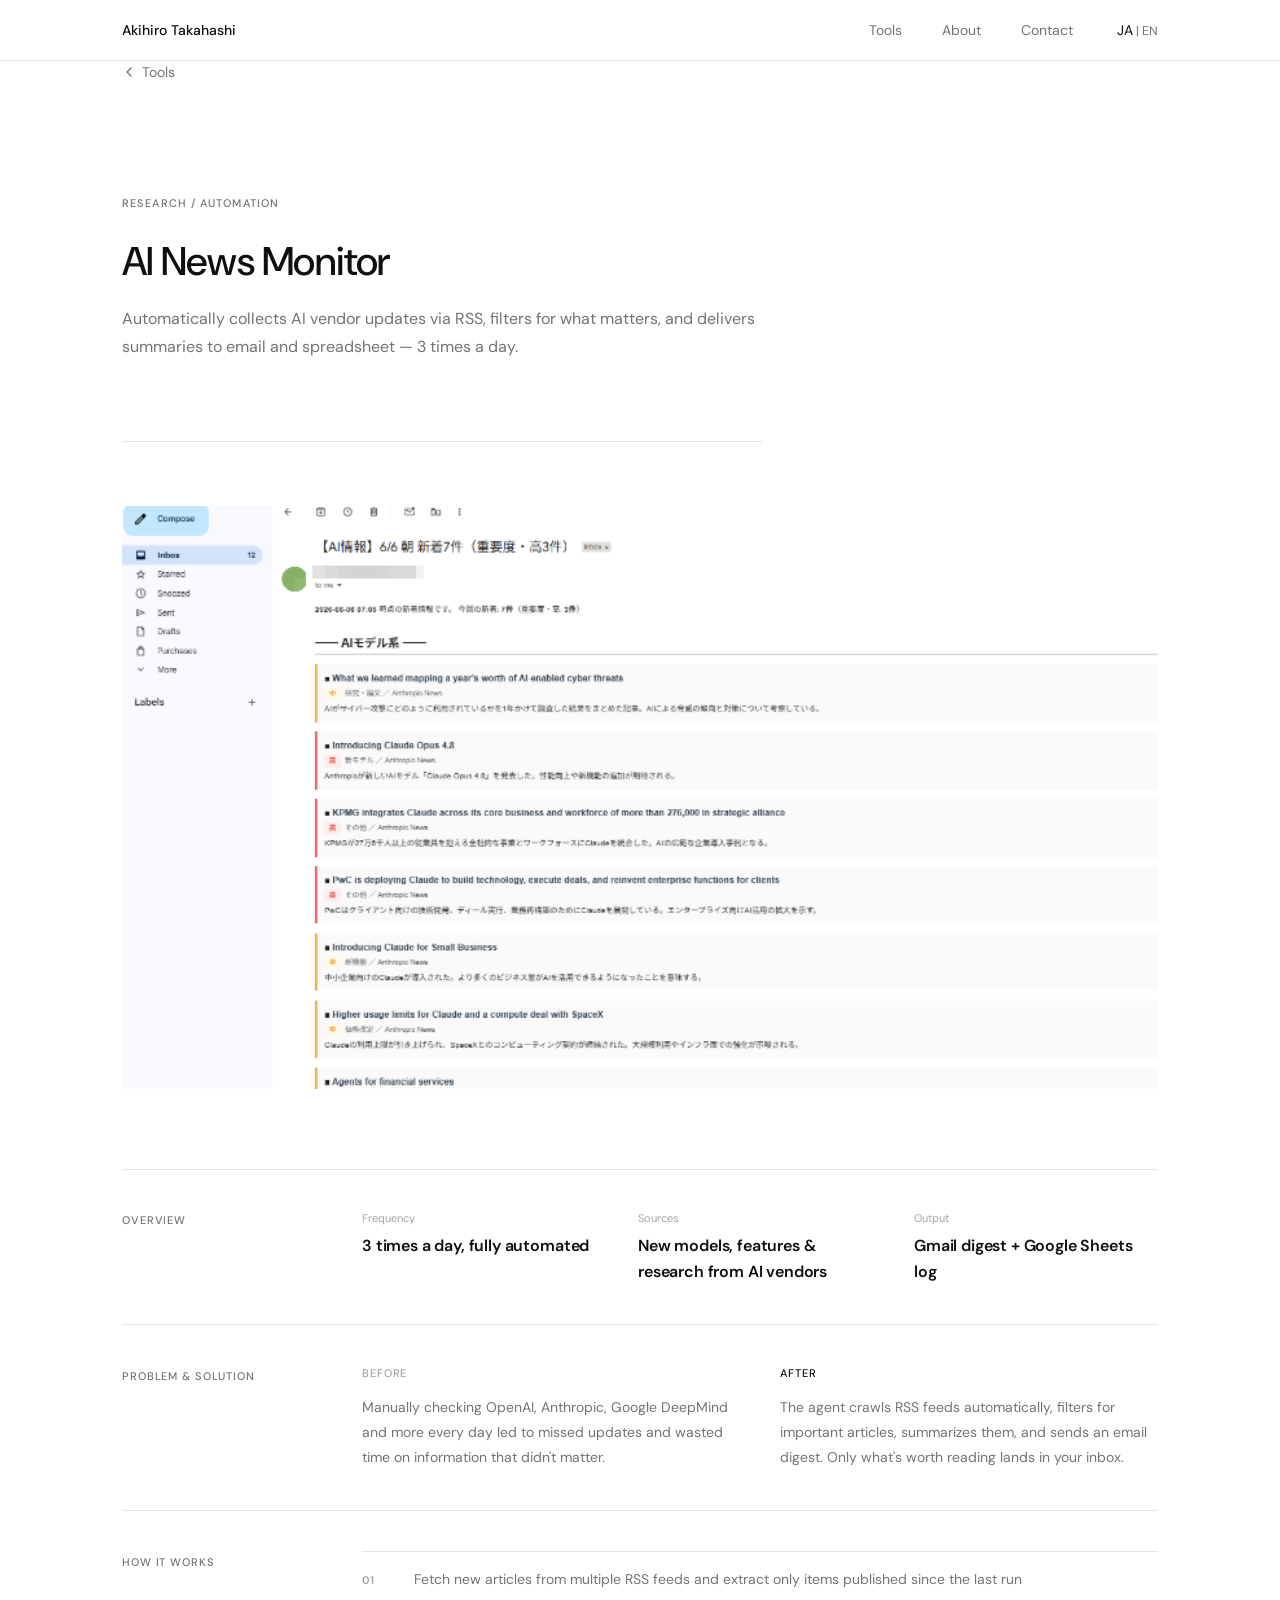
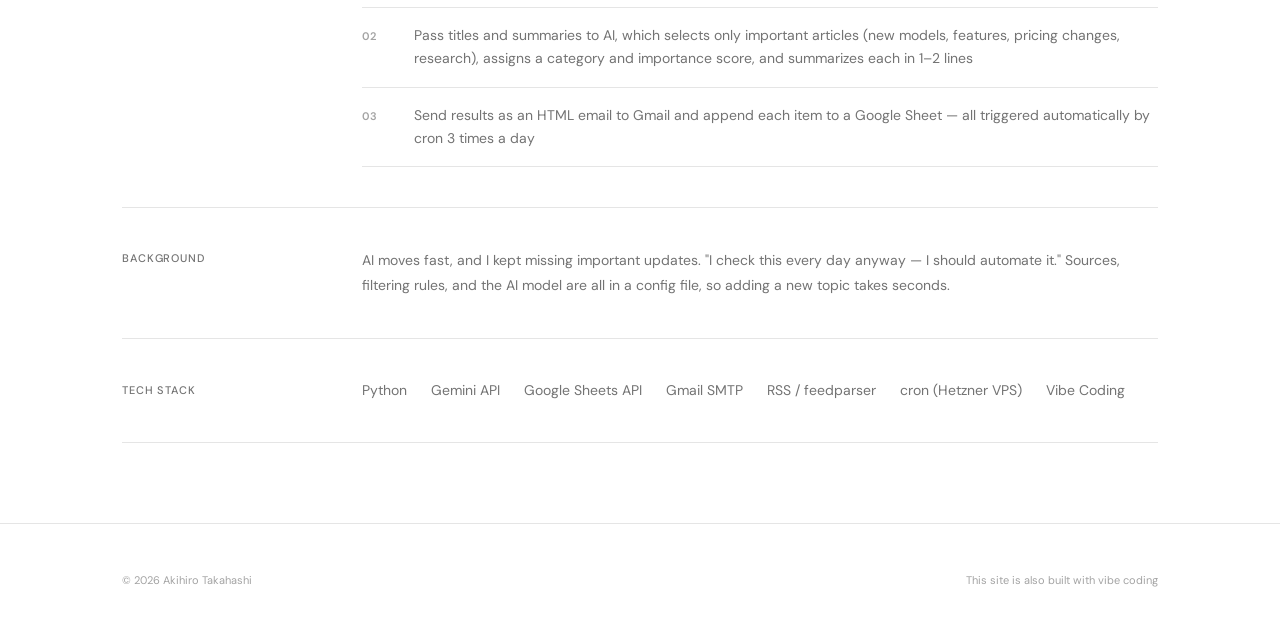
<file: en/tools/tool-osint-agent.html>
<!DOCTYPE html>
<html lang="en">
<head>
  <meta charset="UTF-8">
  <meta name="viewport" content="width=device-width, initial-scale=1.0">
  <title>AI News Monitor</title>
  <meta name="description" content="Automatically collects AI vendor updates via RSS, filters for what matters, and delivers summaries to email and spreadsheet.">
  <link rel="preconnect" href="https://fonts.googleapis.com">
  <link rel="preconnect" href="https://fonts.gstatic.com" crossorigin>
  <link href="https://fonts.googleapis.com/css2?family=DM+Sans:ital,opsz,wght@0,9..40,300;0,9..40,400;0,9..40,500;0,9..40,600;0,9..40,700&family=Noto+Sans+JP:wght@300;400;500;700&display=swap" rel="stylesheet">
  <link rel="stylesheet" href="../../css/style.css">
</head>
<body>

  <header class="site-header">
    <div class="site-header__inner">
      <a class="site-header__logo" href="../index.html">Akihiro Takahashi</a>
      <nav class="site-nav">
        <a href="../index.html#tools">Tools</a>
        <a href="../../about.html">About</a>
        <a href="../../contact.html">Contact</a>
        <span class="lang-switch"><a href="../../tools/tool-osint-agent.html">JA</a> | EN</span>
      </nav>
    </div>
  </header>

  <main>
    <div class="container">

      <a class="back-link" href="../index.html#tools">
        <svg width="14" height="14" viewBox="0 0 14 14" fill="none" aria-hidden="true">
          <path d="M9 11L5 7l4-4" stroke="currentColor" stroke-width="1.4" stroke-linecap="round" stroke-linejoin="round"/>
        </svg>
        Tools
      </a>

      <div class="tool-hero">
        <p class="tool-hero__category">Research / Automation</p>
        <h1 class="tool-hero__title">AI News Monitor</h1>
        <p class="tool-hero__desc">Automatically collects AI vendor updates via RSS, filters for what matters, and delivers summaries to email and spreadsheet — 3 times a day.</p>
      </div>

      <div class="demo-wrap">
        <div class="demo-area">
          <img src="../../images/mosaic_image__1_.png" alt="AI News Monitor output sample" style="width:100%;height:100%;object-fit:cover;display:block;">
        </div>
      </div>

      <div class="tool-content">

        <div class="tool-section">
          <p class="tool-section__label">Overview</p>
          <div class="point-list">
            <div class="point-item">
              <p class="point-item__label">Frequency</p>
              <p class="point-item__value">3 times a day, fully automated</p>
            </div>
            <div class="point-item">
              <p class="point-item__label">Sources</p>
              <p class="point-item__value">New models, features & research from AI vendors</p>
            </div>
            <div class="point-item">
              <p class="point-item__label">Output</p>
              <p class="point-item__value">Gmail digest + Google Sheets log</p>
            </div>
          </div>
        </div>

        <div class="tool-section">
          <p class="tool-section__label">Problem & Solution</p>
          <div class="before-after">
            <div class="ba-box ba-box--before">
              <p class="ba-box__label">Before</p>
              <p class="ba-box__text">Manually checking OpenAI, Anthropic, Google DeepMind and more every day led to missed updates and wasted time on information that didn't matter.</p>
            </div>
            <div class="ba-box ba-box--after">
              <p class="ba-box__label">After</p>
              <p class="ba-box__text">The agent crawls RSS feeds automatically, filters for important articles, summarizes them, and sends an email digest. Only what's worth reading lands in your inbox.</p>
            </div>
          </div>
        </div>

        <div class="tool-section">
          <p class="tool-section__label">How It Works</p>
          <div class="steps-list">
            <div class="step-item">
              <span class="step-item__num">01</span>
              <span class="step-item__text">Fetch new articles from multiple RSS feeds and extract only items published since the last run</span>
            </div>
            <div class="step-item">
              <span class="step-item__num">02</span>
              <span class="step-item__text">Pass titles and summaries to AI, which selects only important articles (new models, features, pricing changes, research), assigns a category and importance score, and summarizes each in 1–2 lines</span>
            </div>
            <div class="step-item">
              <span class="step-item__num">03</span>
              <span class="step-item__text">Send results as an HTML email to Gmail and append each item to a Google Sheet — all triggered automatically by cron 3 times a day</span>
            </div>
          </div>
        </div>

        <div class="tool-section">
          <p class="tool-section__label">Background</p>
          <p class="tool-section__body">AI moves fast, and I kept missing important updates. "I check this every day anyway — I should automate it." Sources, filtering rules, and the AI model are all in a config file, so adding a new topic takes seconds.</p>
        </div>

        <div class="tool-section">
          <p class="tool-section__label">Tech Stack</p>
          <div class="tech-list">
            <span class="tech-list__item">Python</span>
            <span class="tech-list__item">Gemini API</span>
            <span class="tech-list__item">Google Sheets API</span>
            <span class="tech-list__item">Gmail SMTP</span>
            <span class="tech-list__item">RSS / feedparser</span>
            <span class="tech-list__item">cron (Hetzner VPS)</span>
            <span class="tech-list__item">Vibe Coding</span>
          </div>
        </div>

      </div>

    </div>
  </main>

  <footer class="site-footer">
    <div class="container">
      <div class="site-footer__inner">
        <p class="site-footer__copy">© <span id="copy-year"></span> Akihiro Takahashi</p>
        <p class="site-footer__note">This site is also built with vibe coding</p>
      </div>
    </div>
  </footer>

  <script>
    document.getElementById('copy-year').textContent = new Date().getFullYear();
  </script>

</body>
</html>
</file>
<file: css/style.css>
/* ===== Variables ===== */
:root {
  --bg:      #ffffff;
  --text:    #0f0f0f;
  --muted:   #737373;
  --subtle:  #a3a3a3;
  --divider: #e5e5e5;
  --thumb:   #f0f0ef;

  --font: 'DM Sans', 'Noto Sans JP', sans-serif;
  --max-w: 1100px;

  --text-xs:   0.6875rem; /* 11px */
  --text-sm:   0.875rem;  /* 14px */
  --text-base: 1rem;      /* 16px */
}

/* ===== Reset ===== */
*, *::before, *::after { box-sizing: border-box; margin: 0; padding: 0; }
html { scroll-behavior: smooth; }
body {
  font-family: var(--font);
  background: var(--bg);
  color: var(--text);
  line-height: 1.6;
  -webkit-font-smoothing: antialiased;
  -moz-osx-font-smoothing: grayscale;
}
a { color: inherit; text-decoration: none; }
img, video { max-width: 100%; display: block; }
button { font-family: inherit; }

/* ===== Container ===== */
.container {
  max-width: var(--max-w);
  margin: 0 auto;
  padding: 0 2rem;
}

/* ===== Header ===== */
.site-header {
  position: sticky;
  top: 0;
  z-index: 100;
  background: var(--bg);
  border-bottom: 1px solid var(--divider);
}
.site-header__inner {
  max-width: var(--max-w);
  margin: 0 auto;
  padding: 0 2rem;
  height: 60px;
  display: flex;
  align-items: center;
  justify-content: space-between;
}
.site-header__logo {
  font-size: var(--text-sm);
  font-weight: 500;
}
.site-nav { display: flex; gap: 2.5rem; }
.site-nav a {
  font-size: var(--text-sm);
  font-weight: 400;
  color: var(--muted);
  transition: color 0.15s;
}
.site-nav a:hover { color: var(--text); }

/* ===== Profile ===== */
.profile {
  padding: 5rem 0 5.5rem;
  border-bottom: 1px solid var(--divider);
}
.profile__inner {
  display: grid;
  grid-template-columns: 72px 1fr;
  gap: 0 2rem;
  align-items: start;
}
.profile__photo {
  width: 72px;
  height: 72px;
  border-radius: 50%;
  background: var(--thumb);
  flex-shrink: 0;
}
.profile__title {
  font-size: 3rem; /* 48px */
  font-weight: 500;
  letter-spacing: -0.01em;
  line-height: 1.15;
  margin-bottom: 1rem;
  margin-top: 0.1rem;
}
.profile__bio {
  font-size: 1.125rem;
  font-weight: 400;
  color: var(--muted);
  line-height: 1.75;
  max-width: 540px;
  margin-bottom: 1.75rem;
}
.profile__contact {
  display: inline-block;
  font-size: var(--text-sm);
  font-weight: 500;
  color: var(--text);
  border-bottom: 1px solid var(--text);
  padding-bottom: 2px;
  transition: opacity 0.15s;
}
.profile__contact:hover { opacity: 0.45; }

/* ===== Section ===== */
.section { padding: 7rem 0; }
.section__eyebrow {
  font-size: var(--text-xs);
  font-weight: 500;
  letter-spacing: 0.1em;
  text-transform: uppercase;
  color: var(--muted);
  margin-bottom: 2.5rem;
}

/* ===== Tool Grid ===== */
.tools-grid { display: grid; }
.tools-grid--featured {
  grid-template-columns: repeat(2, 1fr);
  gap: 5rem 5rem;
}
.tools-grid--other {
  grid-template-columns: repeat(2, 1fr);
  gap: 4rem 3rem;
}

/* ===== Tool Item ===== */
.tool-item { display: block; }
.tool-item__thumb {
  aspect-ratio: 4 / 3;
  background: var(--thumb);
  margin-bottom: 1.25rem;
  transition: opacity 0.3s, box-shadow 0.3s, transform 0.3s;
  box-shadow: 0 4px 12px rgba(0,0,0,0.10), 0 1px 3px rgba(0,0,0,0.08);
}
.tool-item:hover .tool-item__thumb {
  opacity: 0.72;
  box-shadow: 0 12px 32px rgba(0,0,0,0.16), 0 3px 8px rgba(0,0,0,0.10);
  transform: translateY(-3px);
}
.tool-item__name {
  font-size: 1.375rem; /* 22px */
  font-weight: 500;
  letter-spacing: -0.01em;
  line-height: 1.3;
  margin-bottom: 0.5rem;
}
.tool-item__desc {
  font-size: var(--text-base);
  font-weight: 400;
  color: var(--muted);
  line-height: 1.65;
}

/* ===== Tool Hero ===== */
.tool-hero {
  padding: 4rem 0 5rem;
  border-bottom: 1px solid var(--divider);
  max-width: 640px;
}
.tool-hero__category {
  font-size: var(--text-xs);
  font-weight: 500;
  letter-spacing: 0.1em;
  text-transform: uppercase;
  color: var(--muted);
  margin-bottom: 1.5rem;
}
.tool-hero__title {
  font-size: clamp(1.75rem, 4vw, 2.5rem);
  font-weight: 500;
  letter-spacing: -0.01em;
  line-height: 1.2;
  margin-bottom: 1.25rem;
}
.tool-hero__desc {
  font-size: var(--text-base);
  color: var(--muted);
  line-height: 1.75;
}

/* ===== Back Link ===== */
.back-link {
  display: inline-flex;
  align-items: center;
  gap: 0.4rem;
  font-size: var(--text-sm);
  color: var(--muted);
  transition: color 0.15s;
  margin-bottom: 3rem;
}
.back-link:hover { color: var(--text); }

/* ===== Demo Area ===== */
.demo-wrap { margin-top: 4rem; }
.demo-area {
  position: relative;
  aspect-ratio: 16 / 9;
  background: var(--thumb);
  overflow: hidden;
}
.demo-thumb {
  position: absolute;
  inset: 0;
  display: flex;
  flex-direction: column;
  align-items: center;
  justify-content: center;
  gap: 0.75rem;
}
.play-btn {
  width: 52px;
  height: 52px;
  background: rgba(255, 255, 255, 0.92);
  border: 1px solid var(--divider);
  border-radius: 50%;
  cursor: pointer;
  display: flex;
  align-items: center;
  justify-content: center;
  transition: transform 0.15s;
}
.play-btn:hover { transform: scale(1.06); }
.play-btn svg { margin-left: 3px; }
.demo-label {
  font-size: var(--text-xs);
  color: var(--subtle);
}
#demo-video {
  width: 100%;
  height: 100%;
  object-fit: contain;
  display: none;
}

/* ===== Tool Content (label | body) ===== */
.tool-content { padding: 5rem 0; }
.tool-section {
  display: grid;
  grid-template-columns: 160px 1fr;
  gap: 0 5rem;
  padding: 2.5rem 0;
  border-top: 1px solid var(--divider);
  align-items: start;
}
.tool-section:last-child { border-bottom: 1px solid var(--divider); }
.tool-section__label {
  font-size: var(--text-xs);
  font-weight: 500;
  letter-spacing: 0.08em;
  text-transform: uppercase;
  color: var(--muted);
  padding-top: 0.15rem;
}
.tool-section__body {
  font-size: var(--text-sm);
  color: var(--muted);
  line-height: 1.8;
}

/* ===== Point List ===== */
.point-list {
  display: grid;
  grid-template-columns: repeat(3, 1fr);
  gap: 0 2rem;
}
.point-item__label {
  font-size: var(--text-xs);
  color: var(--subtle);
  margin-bottom: 0.35rem;
}
.point-item__value {
  font-size: var(--text-base);
  font-weight: 600;
  letter-spacing: -0.01em;
}

/* ===== Before / After ===== */
.before-after {
  display: grid;
  grid-template-columns: 1fr 1fr;
  gap: 0 2.5rem;
}
.ba-box__label {
  font-size: var(--text-xs);
  font-weight: 500;
  letter-spacing: 0.08em;
  text-transform: uppercase;
  color: var(--subtle);
  margin-bottom: 0.75rem;
}
.ba-box--after .ba-box__label { color: var(--text); }
.ba-box__text {
  font-size: var(--text-sm);
  color: var(--muted);
  line-height: 1.8;
}

/* ===== Steps ===== */
.steps-list { display: grid; }
.step-item {
  display: grid;
  grid-template-columns: 2.5rem 1fr;
  gap: 0 0.75rem;
  padding: 1rem 0;
  border-top: 1px solid var(--divider);
  align-items: baseline;
}
.step-item:last-child { border-bottom: 1px solid var(--divider); }
.step-item__num {
  font-size: var(--text-xs);
  font-weight: 600;
  color: var(--subtle);
  letter-spacing: 0.04em;
}
.step-item__text {
  font-size: var(--text-sm);
  color: var(--muted);
  line-height: 1.65;
}

/* ===== Tech List ===== */
.tech-list {
  display: flex;
  flex-wrap: wrap;
  gap: 0.25rem 1.5rem;
}
.tech-list__item {
  font-size: var(--text-sm);
  color: var(--muted);
}

/* ===== CTA ===== */
.cta-block__text {
  font-size: var(--text-sm);
  color: var(--muted);
  line-height: 1.75;
  margin-bottom: 1.25rem;
}
.cta-block__link {
  display: inline-block;
  font-size: var(--text-sm);
  font-weight: 500;
  color: var(--text);
  border-bottom: 1px solid var(--text);
  padding-bottom: 2px;
  transition: opacity 0.15s;
}
.cta-block__link:hover { opacity: 0.45; }

/* ===== Footer ===== */
.site-footer {
  padding: 3rem 0;
  border-top: 1px solid var(--divider);
}
.site-footer__inner {
  display: flex;
  align-items: center;
  justify-content: space-between;
  flex-wrap: wrap;
  gap: 0.5rem;
}
.site-footer__copy,
.site-footer__note {
  font-size: var(--text-xs);
  color: var(--subtle);
}

/* ===== Responsive ===== */
@media (max-width: 900px) {
  .tools-grid--featured { grid-template-columns: 1fr; gap: 3.5rem; }
  .tool-section { grid-template-columns: 1fr; gap: 1rem 0; }
  .point-list { grid-template-columns: 1fr 1fr; gap: 1.5rem; }
  .before-after { grid-template-columns: 1fr; gap: 2rem; }
}
@media (max-width: 640px) {
  .container { padding: 0 1.25rem; }
  .profile { padding: 3rem 0 3.5rem; }
  .profile__inner { grid-template-columns: 1fr; gap: 1.25rem 0; }
  .profile__photo { width: 56px; height: 56px; }
  .profile__title { font-size: 2rem; }
  .section { padding: 4rem 0; }
  .section__eyebrow { margin-bottom: 2rem; }
  .tools-grid--featured,
  .tools-grid--other { grid-template-columns: 1fr; gap: 3rem; }
  .site-header__inner { padding: 0 1.25rem; }
  .site-nav { gap: 1.5rem; }
  .point-list { grid-template-columns: 1fr; gap: 1.5rem; }
  .tool-hero { padding: 3rem 0 3.5rem; }
  .tool-content { padding: 3rem 0; }
  .site-footer__inner { flex-direction: column; }
}

.lang-switch { font-size: 0.78rem; color: var(--muted); margin-left: 0.25rem; }
.lang-switch a { color: var(--text); text-decoration: none; }
.lang-switch a:hover { opacity: 0.65; }
</file>
